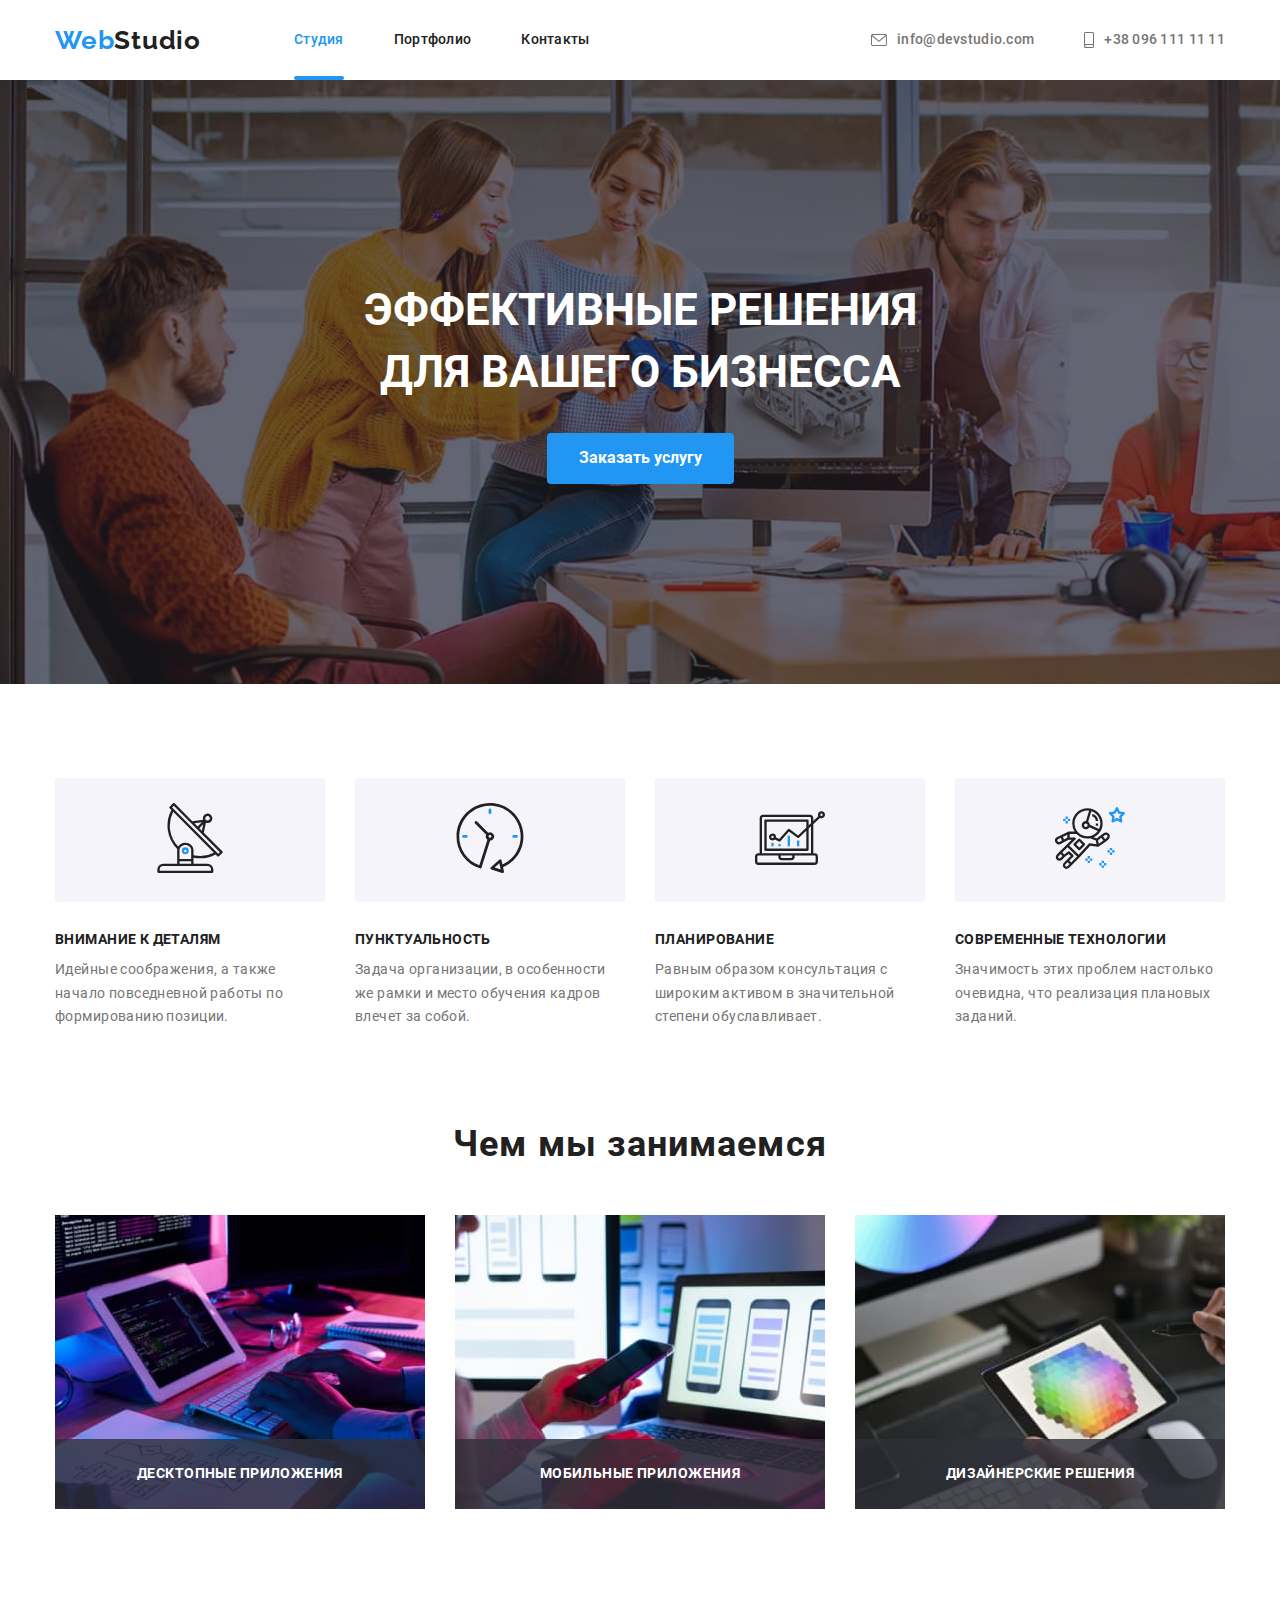
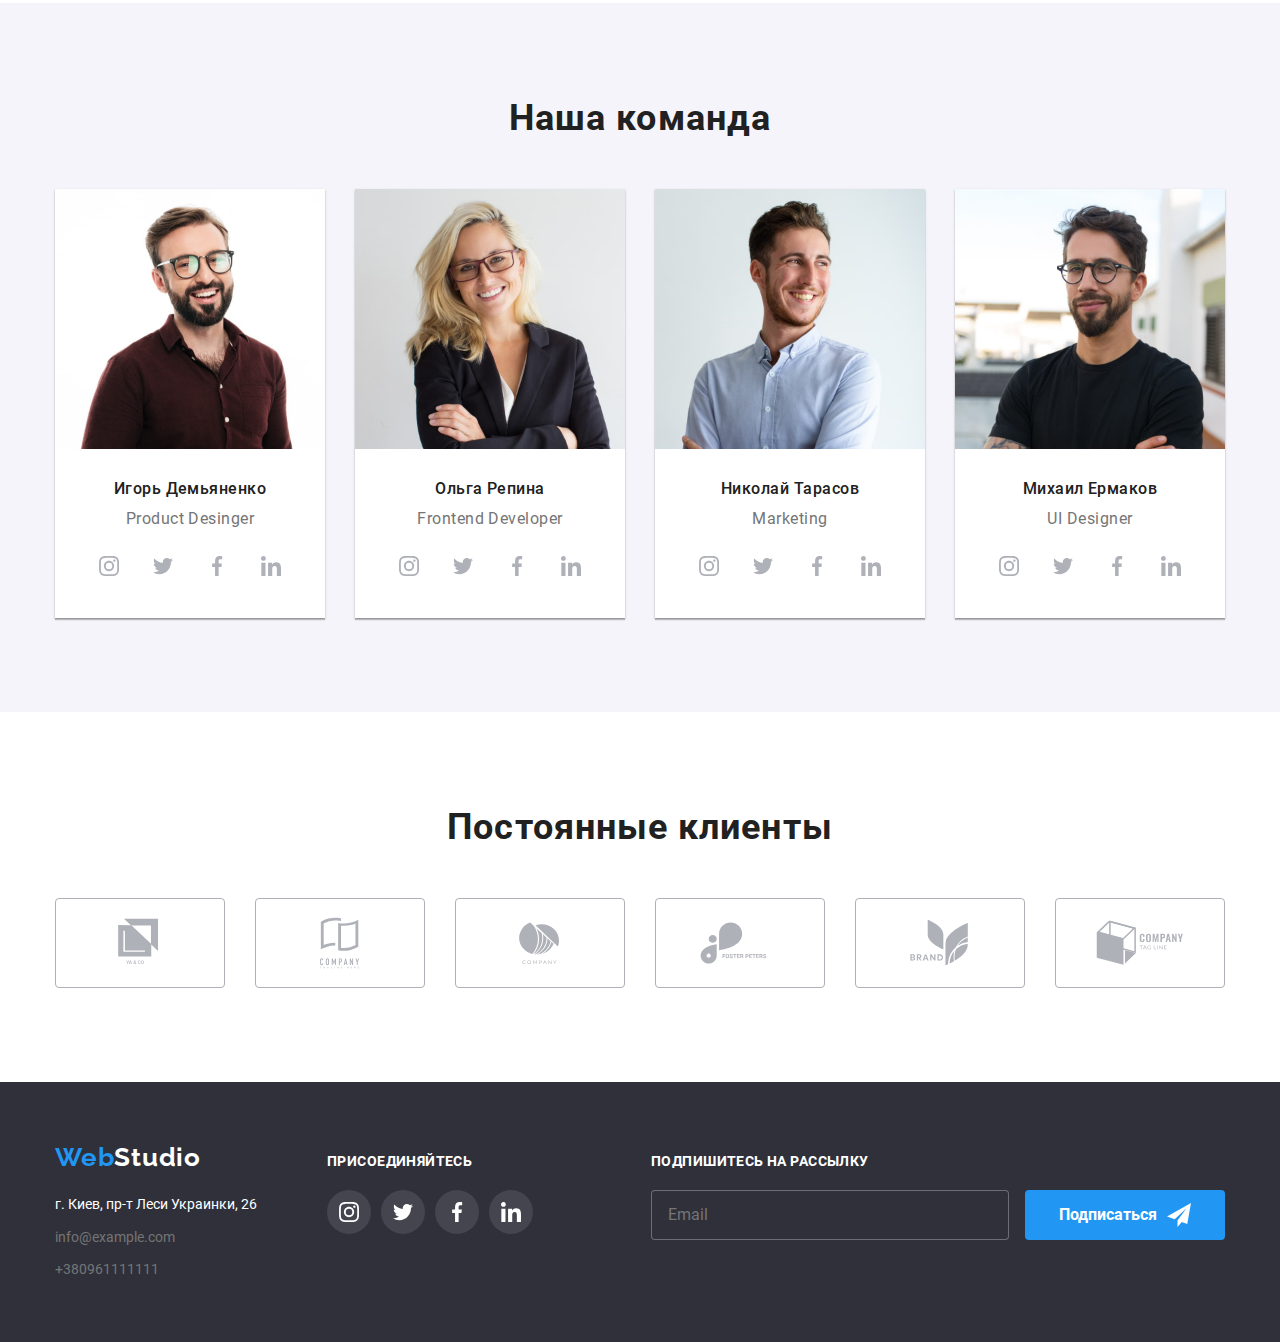
<file: index.html>
<!DOCTYPE html>
<html lang="ru">
    <head>
        <meta charset="UTF-8">
        <meta name="viewport" content="width=device-width, initial-scale=1.0">
        <title>Document</title>
        <link rel="stylesheet" href="https://cdnjs.cloudflare.com/ajax/libs/modern-normalize/1.0.0/modern-normalize.min.css">
        <link rel="stylesheet" href="./css/main.min.css">
    </head>
    <body>
        <!-- Шапка -->
        <header>
            <div class="container header-container">
                <nav class="navigation">    
                    <a href="" class="logo">
                        <span  class="logo-first-part">web</span><span class="logo-second-part">Studio</span>
                    </a>
                    <ul class="nav-list">
                        <li class="current-page nav-item">
                            <a href="./index.html" class="nav-links">
                                студия
                            </a>
                            <div class="local-line"></div>
                        </li>
                        <li class="nav-item">
                            <a href="./portfolio.html" class="nav-links">портфолио</a>
                        </li>
                        <li class="nav-item">
                            <a href="" class="nav-links">контакты</a >
                        </li>
                    </ul>
                </nav>
                <ul class="header-contacts">
                    <li class="header-contacts-item">
                        <a href="mailto:info@devstudio.com">
                            <svg class="envelope">
                                <use href="./images/symbol-defs.svg#icon-envelope"></use>
                            </svg>
                            info@devstudio.com
                        </a>
                    </li>
                    <li class="header-contacts-item">
                        <a href="tel:+380961111111" >
                            <svg class="smartphone">
                                <use href="./images/symbol-defs.svg#icon-smartphone"></use>
                            </svg>
                           +38 096 111 11 11
                        </a>
                    </li>
                </ul>
            </div>
        </header>
        <main>
            <!-- Герой -->
            <section class="hero">
                <div class="container centred">
                    <h1 class="hero-title">эффективные решения<br>для вашего бизнесса</h1>
                    <button class="hero-link" data-modal-open>Заказать услугу</button>
                </div>
            </section>
            <!-- Преймущества -->
            <section class="advantages">
                <ul class="container advantages-list">
                    <li>
                        <div class="advantages-icon-block"> 
                            <svg class="advantages-icon">
                                <use href="./images/symbol-defs.svg#icon-antenna"></use>
                            </svg>
                        </div>
                        <h3>внимание к деталям</h3>
                        <p>идейные соображения, а также начало повседневной работы по формированию позиции.</p>
                    </li>
                    <li>
                        <div class="advantages-icon-block">
                            <svg class="advantages-icon">
                                <use href="./images/symbol-defs.svg#icon-clock"></use>
                            </svg>
                        </div>
                        <h3>пунктуальность</h3>
                        <p>задача организации, в особенности же рамки и место обучения кадров влечет за собой.</p>
                    </li>
                    <li>
                        <div class="advantages-icon-block">
                            <svg class="advantages-icon">
                                <use href="./images/symbol-defs.svg#icon-diagram"></use>
                            </svg>
                        </div>
                        <h3>планирование</h3>
                        <p>равным образом консультация с широким активом в значительной степени обуславливает.</p>
                    </li>
                    <li>
                        <div class="advantages-icon-block">
                            <svg class="advantages-icon">
                                <use href="./images/symbol-defs.svg#icon-astronaut"></use>
                            </svg>
                        </div>
                        <h3>современные технологии</h3>
                        <p>значимость этих проблем настолько очевидна, что реализация плановых заданий.</p>
                    </li>
                </ul>
            </section>
            <!-- Фото работ -->
            <section class="works">
                <div class="container">
                    <h2 class="section-title centred">чем мы занимаемся</h2>
                    <ul class="works-list">
                        <li>
                            <img src="./images/1.jpg" alt="работы" width="370">
                            <div class="works-text">
                                Десктопные приложения
                            </div>
                        </li>
                        <li>
                            <img src="./images/2.jpg" alt="еще работы" width="370">
                            <div class="works-text">
                                Мобильные приложения
                            </div>
                        </li>
                        <li>
                            <img src="./images/3.jpg" alt="и еще работы" width="370">
                            <div class="works-text">
                                Дизайнерские решения
                            </div>
                        </li>
                    </ul>
                </div>
            </section>
            <!-- О команде -->
            <section class="team">
                <div class="container">
                    <h2 class="section-title centred">наша команда</h2>
                    <ul class="team-list">
                        <li>
                            <img src="./images/Igor.jpg" alt="Фото Игоря" width="270">
                            <div class="team-text centred">
                                <h3>Игорь Демьяненко</h3>
                                <p>Product Desinger</p>

                                <ul  class="team-links">
                                    <li>
                                        <a href="">
                                            <svg>
                                                <use href="./images/symbol-defs.svg#icon-instagram"></use>
                                            </svg>
                                        </a>
                                    </li>
                                    <li>
                                        <a href="">
                                            <svg>
                                                <use href="./images/symbol-defs.svg#icon-twitter"></use>
                                            </svg>
                                        </a>
                                    </li>
                                    <li>
                                        <a href="">
                                            <svg>
                                                <use href="./images/symbol-defs.svg#icon-facebook"></use>
                                            </svg>
                                        </a>
                                    </li>
                                    <li>
                                        <a href="">
                                            <svg>
                                                <use href="./images/symbol-defs.svg#icon-linkedin"></use>
                                            </svg>
                                        </a>
                                    </li>
                                </ul>
                            </div>
                        </li>
                        <li>
                            <img src="./images/Olga.jpg" alt="Фото Ольги" width="270">
                            <div class="team-text centred">
                                <h3>Ольга Репина</h3>
                                <p>Frontend Developer</p>
                                <ul class="team-links">
                                    <li>
                                        <a href="">
                                            <svg>
                                                <use href="./images/symbol-defs.svg#icon-instagram"></use>
                                            </svg>
                                        </a>
                                    </li>
                                    <li>
                                        <a href="">
                                            <svg>
                                                <use href="./images/symbol-defs.svg#icon-twitter"></use>
                                            </svg>
                                        </a>
                                    </li>
                                    <li>
                                        <a href="">
                                            <svg>
                                                <use href="./images/symbol-defs.svg#icon-facebook"></use>
                                            </svg>
                                        </a>
                                    </li>
                                    <li>
                                        <a href="">
                                            <svg>
                                                <use href="./images/symbol-defs.svg#icon-linkedin"></use>
                                            </svg>
                                        </a>
                                    </li>
                                </ul>
                            </div>
                        </li>
                        <li>
                            <img src="./images/Nikolai.jpg" alt="Фото Николая" width="270">
                            <div class="team-text centred">
                                <h3>Николай Тарасов</h3>
                                <p>Marketing</p>
                                <ul class="team-links">
                                    <li>
                                        <a href="">
                                            <svg>
                                                <use href="./images/symbol-defs.svg#icon-instagram"></use>
                                            </svg>
                                        </a>
                                    </li>
                                    <li>
                                        <a href="">
                                            <svg>
                                                <use href="./images/symbol-defs.svg#icon-twitter"></use>
                                            </svg>
                                        </a>
                                    </li>
                                    <li>
                                        <a href="">
                                            <svg>
                                                <use href="./images/symbol-defs.svg#icon-facebook"></use>
                                            </svg>
                                        </a>
                                    </li>
                                    <li>
                                        <a href="">
                                            <svg>
                                                <use href="./images/symbol-defs.svg#icon-linkedin"></use>
                                            </svg>
                                        </a>
                                    </li>
                                </ul>
                            </div>
                        </li>
                        <li>
                            <img src="./images/Mihail.jpg" alt="Фото Михаила" width="270">
                            <div class="team-text centred">
                                <h3>Михаил Ермаков</h3>
                                <p>UI Designer</p>
                                <ul class="team-links">
                                    <li>
                                        <a href="">
                                            <svg>
                                                <use href="./images/symbol-defs.svg#icon-instagram"></use>
                                            </svg>
                                        </a>
                                    </li>
                                    <li>
                                        <a href="">
                                            <svg>
                                                <use href="./images/symbol-defs.svg#icon-twitter"></use>
                                            </svg>
                                        </a>
                                    </li>
                                    <li>
                                        <a href="">
                                            <svg>
                                                <use href="./images/symbol-defs.svg#icon-facebook"></use>
                                            </svg>
                                        </a>
                                    </li>
                                    <li>
                                        <a href="">
                                            <svg>
                                                <use href="./images/symbol-defs.svg#icon-linkedin"></use>
                                            </svg>
                                        </a>
                                    </li>
                                </ul>
                            </div>
                        </li>
                    
                    </ul>
            </div>
            </section>

            <!-- Клиенты -->
            <section class="clients">
                <div class="container centred">
                    <h2>Постоянные клиенты</h2>
                    <ul>
                        <li>
                            <a href="">
                                <svg>
                                    <use href="./images/symbol-defs.svg#icon-Logo-1"></use>
                                </svg>
                            </a>
                        </li>
                        <li>
                            <a href="">
                                <svg>
                                    <use href="./images/symbol-defs.svg#icon-Logo-2"></use>
                                </svg>
                            </a>
                        </li>
                        <li>
                            <a href="">
                                <svg>
                                    <use href="./images/symbol-defs.svg#icon-Logo-3"></use>
                                </svg>
                            </a>
                        </li>
                        <li>
                            <a href="">
                                <svg>
                                    <use href="./images/symbol-defs.svg#icon-Logo-4"></use>
                                </svg>
                            </a>
                        </li>
                        <li>
                            <a href="">
                                <svg>
                                    <use href="./images/symbol-defs.svg#icon-Logo-5"></use>
                                </svg>
                            </a>
                        </li>
                        <li>
                            <a href="">
                                <svg>
                                    <use href="./images/symbol-defs.svg#icon-Logo-6"></use>
                                </svg>
                            </a>
                        </li>

                    </ul>
                </div>
            </section>
        </main>
        <!-- Подвал -->
        <footer>
            <div class="container footer-block">
                <div class="footer-first-block">
                    <a href="" class="logo">
                        <span class="logo-first-part">web</span><span class="logo-footer-second-part">Studio</span>
                    </a>
                    <address>
                        <ul>
                            <li>
                                <a href="" class="address-place contacts">г. Киев, пр-т Леси Украинки, 26</a>
                            </li>
                            <li>
                                <a href="mailto:info@example.com" class="contacts">info@example.com</a><br>
                            </li>
                            <li>
                                <a href="tel:+380961111111" class="contacts">+380961111111</a>
                            </li>
                        </ul>
                    </address>
                </div>
                <div class="footer-second-block">
                    <p>ПРИСОЕДИНЯЙТЕСЬ</p>
                    <ul class="team-links footer-team-links">
                        <li>
                            <a href="">
                                <svg>
                                    <use href="./images/symbol-defs.svg#icon-instagram"></use>
                                </svg>
                            </a>
                        </li>
                        <li>
                            <a href="">
                                <svg>
                                    <use href="./images/symbol-defs.svg#icon-twitter"></use>
                                </svg>
                            </a>
                        </li>
                        <li>
                            <a href="">
                                <svg>
                                    <use href="./images/symbol-defs.svg#icon-facebook"></use>
                                </svg>
                            </a>
                        </li>
                        <li>
                            <a href="">
                                <svg>
                                    <use href="./images/symbol-defs.svg#icon-linkedin"></use>
                                </svg>
                            </a>
                        </li>
                    </ul>
                </div>
                <div class="subscribe">
                    <p class="subscribe-title">подпишитесь на рассылку</p>
                    <form action="">
                        <input type="email" class="subscribe-input" placeholder="Email" name="footer-mail">
                        <button type="submit" class="subscribe-button">
                            подписаться
                        </button>
                    </form>
                </div>
            </div>
        </footer>
        
        <div data-modal class="modal is-hidden">
            <div class="modal-window">
                <button data-modal-close class="modal-close"> 
                    <svg width="11" height="11" viewBox="0 0 11 11" fill="none" xmlns="http://www.w3.org/2000/svg">
                        <path d="M11 1.10786L9.89214 0L5.5 4.39214L1.10786 0L0 1.10786L4.39214 5.5L0 9.89214L1.10786 11L5.5 6.60786L9.89214 11L11 9.89214L6.60786 5.5L11 1.10786Z"/>
                    </svg>    
                </button>
                <p class="modal-title">Оставьте свои данные, мы вам перезвоним</p>
                <form action="">
                    <div class="input-block">
                        <label for="name" class="input-label">Имя</label>
                        <input type="text" id="name" class="input-row" name="name">
                        <svg class="modal-icon" width="12" height="12" viewBox="0 0 12 12" fill="none" xmlns="http://www.w3.org/2000/svg">
                            <path d="M6 6C7.6575 6 9 4.6575 9 3C9 1.3425 7.6575 0 6 0C4.3425 0 3 1.3425 3 3C3 4.6575 4.3425 6 6 6ZM6 7.5C3.9975 7.5 0 8.505 0 10.5V11.25C0 11.6625 0.3375 12 0.75 12H11.25C11.6625 12 12 11.6625 12 11.25V10.5C12 8.505 8.0025 7.5 6 7.5Z" />
                        </svg>
                    </div>
                    <div class="input-block">
                        <label for="tel" class="input-label">Телефон</label>
                        <input type="tel" id="tel" class="input-row" name="tel">
                        <svg class="modal-icon" width="14" height="14" viewBox="0 0 14 14" fill="none" xmlns="http://www.w3.org/2000/svg">
                            <path d="M11.996 9.12261L10.1579 8.91275C9.71641 8.86209 9.2822 9.01406 8.97102 9.32524L7.63945 10.6568C5.59144 9.61472 3.91251 7.94301 2.87041 5.88775L4.20922 4.54894C4.5204 4.23775 4.67237 3.80355 4.62171 3.3621L4.41185 1.53842C4.325 0.807499 3.70988 0.2575 2.97173 0.2575H1.71976C0.902004 0.2575 0.221746 0.937761 0.272403 1.75552C0.655953 7.93577 5.59868 12.8713 11.7717 13.2548C12.5894 13.3055 13.2697 12.6252 13.2697 11.8075V10.5555C13.2769 9.82459 12.7269 9.20946 11.996 9.12261Z" />
                        </svg>
                    </div>
                    <div class="input-block">
                        <label for="mail" class="input-label">Почта</label>
                        <input type="email" id="mail" class="input-row" name="mail">
                        <svg class="modal-icon" width="16" height="12" viewBox="0 0 16 12" fill="none" xmlns="http://www.w3.org/2000/svg">
                            <path d="M14 0H2C1.175 0 0.5075 0.675 0.5075 1.5L0.5 10.5C0.5 11.325 1.175 12 2 12H14C14.825 12 15.5 11.325 15.5 10.5V1.5C15.5 0.675 14.825 0 14 0ZM13.7 3.1875L8.3975 6.5025C8.1575 6.6525 7.8425 6.6525 7.6025 6.5025L2.3 3.1875C2.1125 3.0675 2 2.865 2 2.6475C2 2.145 2.5475 1.845 2.975 2.1075L8 5.25L13.025 2.1075C13.4525 1.845 14 2.145 14 2.6475C14 2.865 13.8875 3.0675 13.7 3.1875Z" />
                        </svg>
                    </div>
                    <div class="input-block">
                        <label for="comment" class="input-label">Комментарий</label>
                        <textarea name="comment" id="comment" cols="30" rows="10" class="input-comment" placeholder="Введите текст"></textarea>
                    </div>
                    <div class="agree">
                        <input type="checkbox" name="check-agree" id="agree" class="checkbox">
                        <label for="agree" class="checkbox-label"><span>Соглашаюсь с рассылкой и принимаю <a href="">Условия договора</a></span></label>
                    </div>
                    <button type="submit" class="modal-submit">Отправить</button>
                </form>

            </div>
           

        </div>

        <script src="./modal.js"></script>
    </body>
</html>
</file>
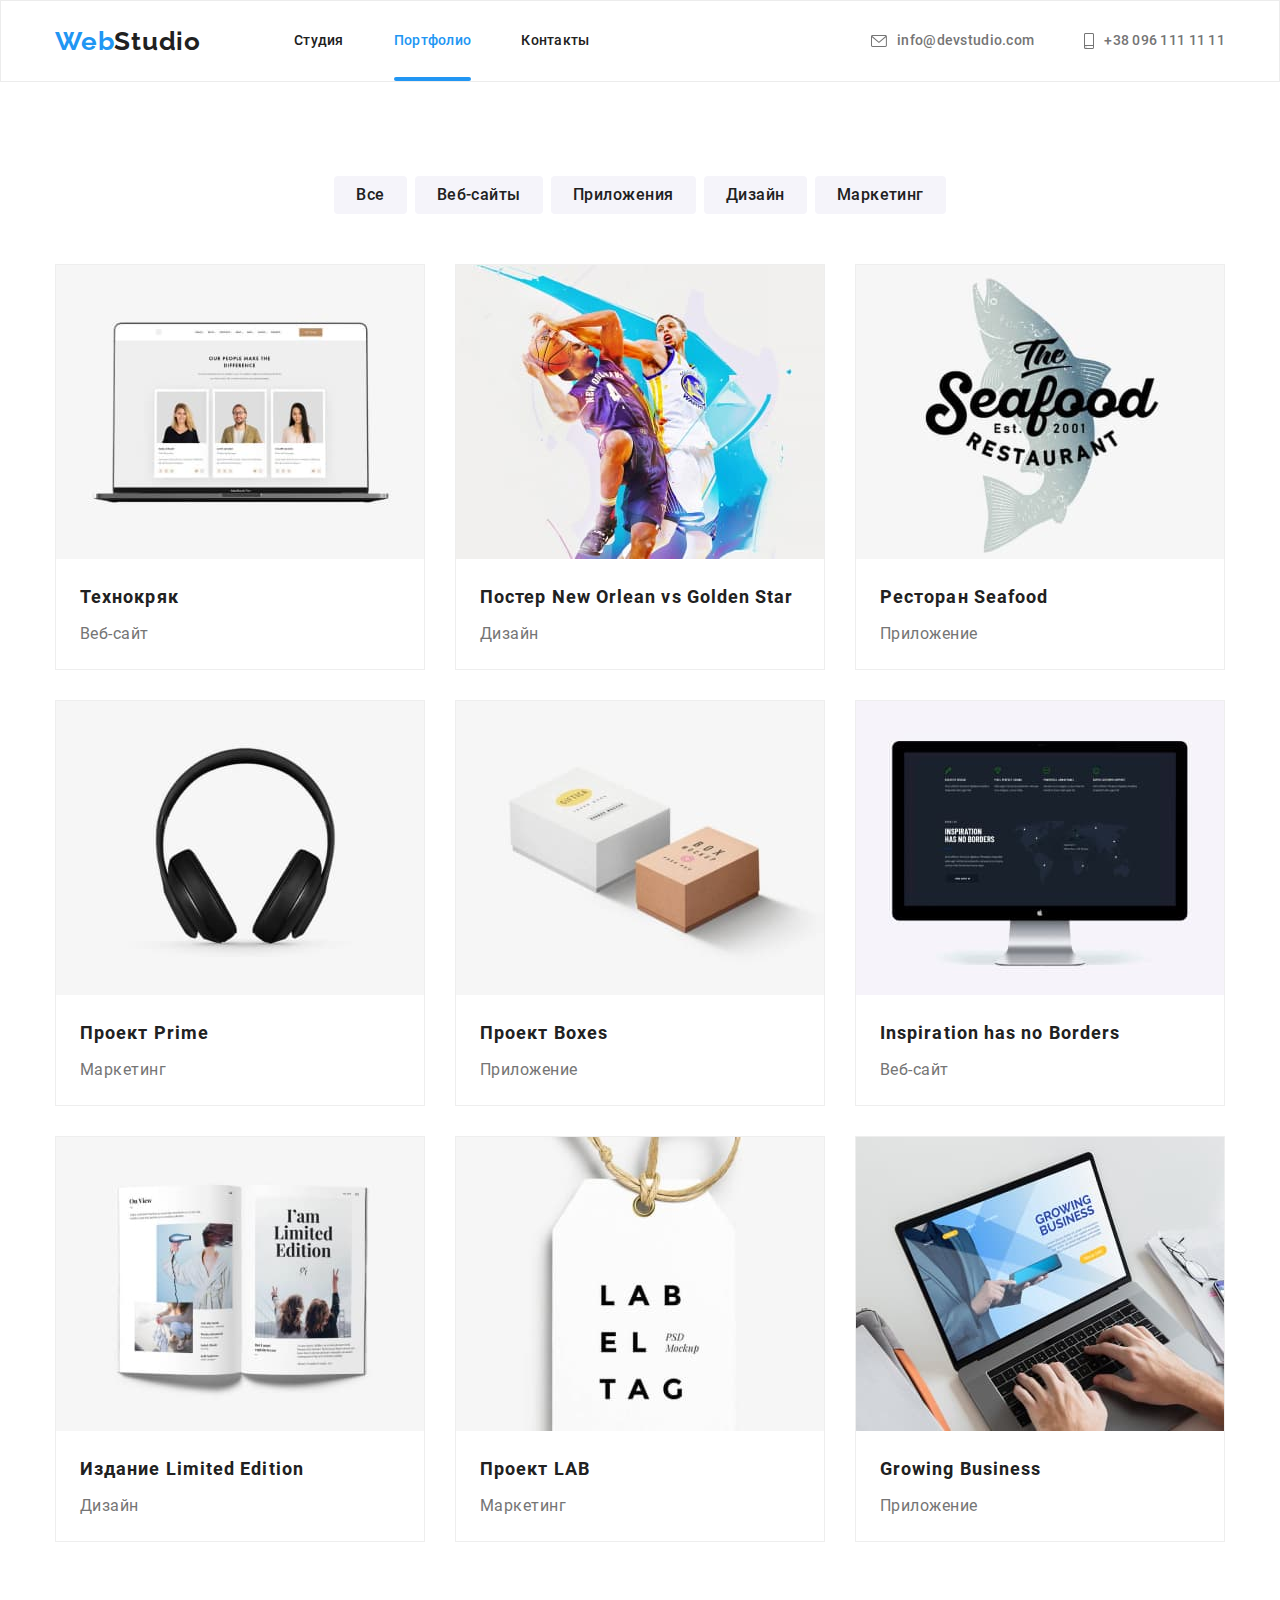
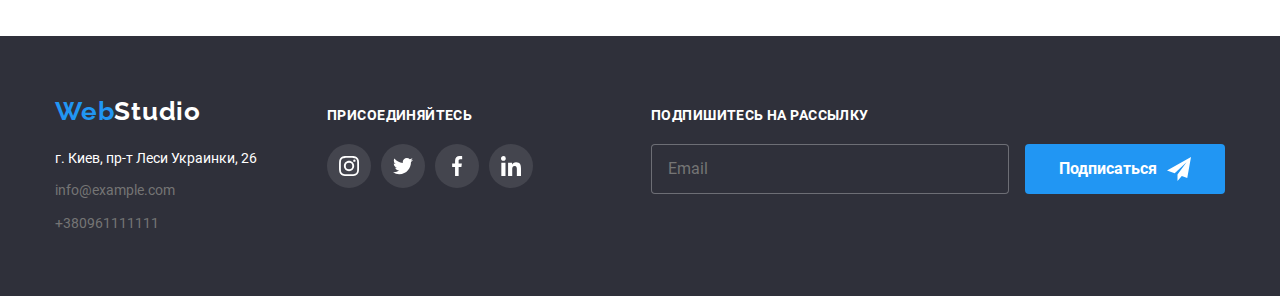
<file: portfolio.html>
<!DOCTYPE html>
<html lang="ru">

    <head>
        <meta charset="UTF-8">
        <meta name="viewport" content="width=device-width, initial-scale=1.0">
        <title>Document</title>
        <link rel="stylesheet" href="https://cdnjs.cloudflare.com/ajax/libs/modern-normalize/1.0.0/modern-normalize.min.css">
        <link rel="stylesheet" href="./css/portfolio.min.css">
    </head>

    <body>
        <!-- Шапка -->
        <header class="portfolio-header">
            <div class="container header-container">
                <nav class="navigation">
                    <a href="" class="logo">
                        <span class="logo-first-part">web</span><span class="logo-second-part">Studio</span>
                    </a>
                    <ul  class="nav-list">
                        <li class="nav-item">
                            <a href="./index.html" class="nav-links">студия</a>
                        </li>
                        <li class="nav-item current-page">
                            <a href="./portfolio.html" class="nav-links">портфолио</a>
                            <div class="local-line"></div>
                        </li>
                        <li class="nav-item">
                            <a href="" class="nav-links">контакты</a>
                        </li>
                    </ul>
                </nav>
                <ul class="header-contacts">
                    <li class="header-contacts-item">
                        <a href="mailto:info@devstudio.com">
                            <svg class="envelope">
                                <use href="./images/symbol-defs.svg#icon-envelope"></use>
                            </svg>
                            <p>info@devstudio.com</p>
                        </a>
                    </li>
                    <li class="header-contacts-item">
                        <a href="tel:+380961111111">
                            <svg class="smartphone">
                                <use href="./images/symbol-defs.svg#icon-smartphone"></use>
                            </svg>
                            <p>+38 096 111 11 11</p>
                        </a>
                    </li>
                </ul>
            </div>
        </header>
        <main>
            <section class="portfolio-main">
                <div class="container">
                    <ul class="buttons">
                        <li><button>все</button></li>
                        <li><button>веб-сайты</button></li>
                        <li><button>приложения</button></li>
                        <li><button>дизайн</button></li>
                        <li><button>маркетинг</button></li>
                    </ul>
                    <ul class="cards">
                        <li>
                            <a href="">
                                <div class="cards-img">
                                    <img src="./images/technokryack.jpg" alt="">
                                    <div class="cards-img-text">
                                        Технокряк это современная площадка распространения коронавируса. Компании используют эту платформу для цифрового шпионажа и атак на защищённые сервера конкурентов.
                                    </div>
                                </div>    
                                <div class="cards-text">
                                    <h2>Технокряк</h2>
                                    <p>Веб-сайт</p>
                                </div>
                            </a>
                        </li>
                        <li>
                            <a href="">
                                <div class="cards-img">
                                    <img src="./images/poster-new-orlean.jpg" alt="">
                                    <div class="cards-img-text">
                                        Технокряк это современная площадка распространения коронавируса. Компании используют эту платформу для цифрового шпионажа и атак на защищённые сервера конкурентов.
                                    </div>
                                </div>
                                <div class="cards-text">
                                    <h2>Постер New Orlean vs Golden Star</h2>
                                    <p>Дизайн</p>
                                </div>
                            </a>
                        </li>
                        <li>
                            <a href="">
                                <div class="cards-img">
                                    <img src="./images/restoraunt-seafood.jpg" alt="">
                                    <div class="cards-img-text">
                                        Технокряк это современная площадка распространения коронавируса. Компании используют эту платформу для цифрового шпионажа и атак на защищённые сервера конкурентов.
                                    </div>
                                </div>
                                <div class="cards-text">
                                    <h2>Ресторан Seafood</h2>
                                    <p>Приложение</p>
                                </div>
                            </a>
                        </li>
                        <li>
                            <a href="">
                                <div class="cards-img">
                                    <img src="./images/project-prime.jpg" alt="">
                                    <div class="cards-img-text">
                                        Технокряк это современная площадка распространения коронавируса. Компании используют эту платформу для цифрового шпионажа и атак на защищённые сервера конкурентов.
                                    </div>
                                </div>
                                <div class="cards-text">
                                    <h2>Проект Prime</h2>
                                    <p>Маркетинг</p>
                                </div>
                            </a>
                        </li>
                        <li>
                            <a href="">
                                <div class="cards-img">
                                    <img src="./images/project-boxes.jpg" alt="">
                                    <div class="cards-img-text">
                                        Технокряк это современная площадка распространения коронавируса. Компании используют эту платформу для цифрового шпионажа и атак на защищённые сервера конкурентов.
                                    </div>
                                </div>
                                <div class="cards-text">
                                    <h2>Проект Boxes</h2>
                                    <p>Приложение</p>
                                </div>
                            </a>
                        </li>
                        <li>
                            <a href="">
                                <div class="cards-img">
                                    <img src="./images/inspirations.jpg" alt="">
                                    <div class="cards-img-text">
                                        Технокряк это современная площадка распространения коронавируса. Компании используют эту платформу для цифрового шпионажа и атак на защищённые сервера конкурентов.
                                    </div>
                                </div>
                                <div class="cards-text">
                                    <h2>Inspiration has no Borders</h2>
                                    <p>Веб-сайт</p>
                                </div>
                            </a>
                        </li>
                        <li>
                            <a href="">
                                <div class="cards-img">
                                    <img src="./images/limited-edition.jpg" alt="">
                                    <div class="cards-img-text">
                                        Технокряк это современная площадка распространения коронавируса. Компании используют эту платформу для цифрового шпионажа и атак на защищённые сервера конкурентов.
                                    </div>
                                </div>
                                <div class="cards-text">
                                    <h2>Издание Limited Edition</h2>
                                    <p>Дизайн</p>
                                </div>
                            </a>
                        </li>
                        <li>
                            <a href="">
                                <div class="cards-img">
                                    <img src="./images/project-lab.jpg" alt="">
                                    <div class="cards-img-text">
                                        Технокряк это современная площадка распространения коронавируса. Компании используют эту платформу для цифрового шпионажа и атак на защищённые сервера конкурентов.
                                    </div>
                                </div>
                                <div class="cards-text">
                                    <h2>Проект LAB</h2>
                                    <p>Маркетинг</p>
                                </div>
                            </a>
                        </li>
                        <li>
                            <a href="">
                                <div class="cards-img">
                                    <img src="./images/growing-buisness.jpg" alt="">
                                    <div class="cards-img-text">
                                        Технокряк это современная площадка распространения коронавируса. Компании используют эту платформу для цифрового шпионажа и атак на защищённые сервера конкурентов.
                                    </div>
                                </div>
                                <div class="cards-text">
                                    <h2>Growing Business</h2>
                                    <p>Приложение</p>
                                </div>
                            </a>
                        </li>
                    </ul>
                </div>
            </section>
        </main>
        <!-- Подвал -->
        <footer>
            <div class="container footer-block">
                <div class="footer-first-block">
                    <a href="" class="logo">
                        <span class="logo-first-part">web</span><span class="logo-footer-second-part">Studio</span>
                    </a>
                    <address>
                        <ul>
                            <li>
                                <a href="" class="address-place contacts">г. Киев, пр-т Леси Украинки, 26</a>
                            </li>
                            <li>
                                <a href="mailto:info@example.com" class="contacts">info@example.com</a><br>
                            </li>
                            <li>
                                <a href="tel:+380961111111" class="contacts">+380961111111</a>
                            </li>
                        </ul>
                    </address>
                </div>
                <div class="footer-second-block">
                    <p>ПРИСОЕДИНЯЙТЕСЬ</p>
                    <ul class="footer-team-links team-links">
                        <li>
                            <a href="">
                                <svg>
                                    <use href="./images/symbol-defs.svg#icon-instagram"></use>
                                </svg>
                            </a>
                        </li>
                        <li>
                            <a href="">
                                <svg>
                                    <use href="./images/symbol-defs.svg#icon-twitter"></use>
                                </svg>
                            </a>
                        </li>
                        <li>
                            <a href="">
                                <svg>
                                    <use href="./images/symbol-defs.svg#icon-facebook"></use>
                                </svg>
                            </a>
                        </li>
                        <li>
                            <a href="">
                                <svg>
                                    <use href="./images/symbol-defs.svg#icon-linkedin"></use>
                                </svg>
                            </a>
                        </li>
                    </ul>
                </div>
                <div class="subscribe">
                    <p class="subscribe-title">подпишитесь на рассылку</p>
                    <form action="">
                        <input type="email" class="subscribe-input" placeholder="Email" name="footer-mail">
                        <button type="submit" class="subscribe-button">
                            подписаться
                        </button>
                    </form>
                </div>
            </div>
        </footer>
        
        
        
     </body>
        
</html>
</file>
<file: css/main.min.css>
*{text-decoration:none;color:inherit}img{display:block}ul,h1,h2,h3,h4,h5,p{margin:0;padding:0}ul{list-style-type:none}@font-face{font-family:Roboto;src:url(../fonts/Roboto-Regular.ttf);font-style:normal;font-weight:400}@font-face{font-family:Roboto;src:url(../fonts/Roboto-Bold.ttf);font-style:bold;font-weight:700}@font-face{font-family:Roboto;src:url(../fonts/Roboto-Medium.ttf);font-style:normal;font-weight:500}@font-face{font-family:Raleway;src:url(../fonts/Raleway-VariableFont_wght.ttf);font-style:normal;font-weight:700}.centred{text-align:center}.current-page{position:relative;color:#2196f3}.section-title{font-size:36px;font-weight:700;line-height:1.17;letter-spacing:0.03em}.section-title::first-letter{text-transform:capitalize}.contacts{font-style:normal;color:#757575;font-weight:400;font-size:14px;line-height:1.71}.is-hidden{opacity:0;pointer-events:none}body{color:#212121;font-family:"Roboto",sans-serif,sans-serif;background-color:#fff}.container{width:1200px;padding:0 15px;margin-left:auto;margin-right:auto}header{font-weight:500;font-size:14px;line-height:1.14;letter-spacing:0.02em}.header-contacts{display:-webkit-box;display:-ms-flexbox;display:flex;margin-left:auto;padding:0;color:#757575}.header-contacts-item:not(:last-child){margin-right:50px}.header-container{display:-webkit-box;display:-ms-flexbox;display:flex;-webkit-box-align:center;-ms-flex-align:center;align-items:center}.navigation{display:-webkit-box;display:-ms-flexbox;display:flex;-webkit-box-align:center;-ms-flex-align:center;align-items:center}.nav-links{display:block;padding-top:32px;padding-bottom:32px}.nav-item:not(:last-child){margin-right:50px}.nav-list{display:-webkit-box;display:-ms-flexbox;display:flex;margin:0;text-transform:capitalize}.nav-list a:hover,.nav-list a:focus,.header-contacts a:hover,.header-contacts a:focus{color:#2196f3;fill:#2196f3}.nav-list a,.header-contacts a{-webkit-transition:fill 250ms cubic-bezier(0.4, 0, 0.2, 1),color 250ms cubic-bezier(0.4, 0, 0.2, 1);transition:fill 250ms cubic-bezier(0.4, 0, 0.2, 1),color 250ms cubic-bezier(0.4, 0, 0.2, 1)}.local-line{position:absolute;bottom:0;width:100%;height:4px;border-radius:2px;background-color:#2196f3}.header-contacts a{display:-webkit-box;display:-ms-flexbox;display:flex;-webkit-box-align:center;-ms-flex-align:center;align-items:center}.portfolio-header{border:1px solid #ececec}.envelope{width:16px;height:12px;margin-right:10px;fill:currentColor}.smartphone{width:10px;height:16px;margin-right:10px;fill:currentColor}.logo{margin-right:93px}.logo-first-part,.logo-second-part,.logo-footer-second-part{font-family:"Raleway",sans-serif,sans-serif;font-size:26px;line-height:1.19;font-weight:700;text-transform:capitalize;letter-spacing:0.03em}.logo-footer-second-part{color:#fff}.logo-first-part{color:#2196f3}footer .logo{display:inline-block;margin-bottom:20px;margin-right:0}.hero{margin:0 auto;max-width:1600px;padding:200px 0;background-color:#f5f4fa;background-image:-webkit-gradient(linear, left bottom, left top, from(rgba(47,48,58,0.4)), to(rgba(47,48,58,0.4))),url(../images/background-hero.jpg);background-image:linear-gradient(to top, rgba(47,48,58,0.4), rgba(47,48,58,0.4)),url(../images/background-hero.jpg);background-repeat:no-repeat;background-size:cover}.hero-link{border:none;display:inline-block;padding:10px 32px;border-radius:4px;color:#fff;background-color:#2196f3;font-size:16px;font-weight:700;line-height:1.9}.hero-title{margin:0;margin-bottom:30px;font-weight:900;font-size:44px;line-height:1.4;color:#fff;text-transform:uppercase}.advantages h3{font-weight:700;font-size:14px;line-height:1.14;text-transform:uppercase;letter-spacing:0.03em}.advantages p{color:#757575;font-size:14px;font-weight:400;line-height:1.7;letter-spacing:0.03em}.advantages p::first-letter{text-transform:capitalize}.advantages-list{display:-webkit-box;display:-ms-flexbox;display:flex}.advantages-list li{width:270px}.advantages-list li:not(:last-child){margin-right:30px}.advantages{padding:94px 0}.advantages-list h3{margin-bottom:10px}.advantages-icon{width:70px;height:70px}.advantages-icon-block{padding:25px 100px;background-color:#f5f4fa;margin-bottom:30px;border-radius:4px}.works h2{margin-bottom:50px}.works-list{display:-webkit-box;display:-ms-flexbox;display:flex}.works-list li:not(:last-child){margin-right:30px}.works{padding-bottom:94px}.works-list li{position:relative}.works-text{position:absolute;bottom:0;width:100%;padding:27px 20px;text-align:center;text-transform:uppercase;font-weight:700;font-size:14px;line-height:1.14;letter-spacing:0.03em;color:#fff;background:rgba(47,48,58,0.8)}.team{padding:94px 0;background-color:#f5f4fa}.team h3{font-size:16px;font-weight:500;line-height:1.19;letter-spacing:0.03em}.team p{font-size:16px;font-weight:400;line-height:1.19;letter-spacing:0.03em;color:#757575}.team-list{display:-webkit-box;display:-ms-flexbox;display:flex}.team h2{margin-bottom:50px}.team-list>li:not(:last-child){margin-right:30px}.team-list>li{width:270px;-webkit-box-shadow:0px 1px 3px rgba(0,0,0,0.12),0px 1px 1px rgba(0,0,0,0.14),0px 2px 1px rgba(0,0,0,0.2);box-shadow:0px 1px 3px rgba(0,0,0,0.12),0px 1px 1px rgba(0,0,0,0.14),0px 2px 1px rgba(0,0,0,0.2)}.team-text{padding:30px 32px;background-color:#fff}.team-text p{margin-bottom:16px}.team h3{margin-bottom:10px}.team-links,.footer-team-links{margin:0;padding:0;display:-webkit-box;display:-ms-flexbox;display:flex;color:#afb1b8}.team-links svg,.footer-team-links svg{width:20px;height:20px}.team-links li,.footer-team-links li{width:44px;height:44px}.team-links a,.footer-team-links a{display:-webkit-box;display:-ms-flexbox;display:flex;-webkit-box-pack:center;-ms-flex-pack:center;justify-content:center;-webkit-box-align:center;-ms-flex-align:center;align-items:center;width:100%;height:100%;border-radius:50%;fill:currentColor;-webkit-transition:fill 250ms cubic-bezier(0.4, 0, 0.2, 1),background-color 250ms cubic-bezier(0.4, 0, 0.2, 1);transition:fill 250ms cubic-bezier(0.4, 0, 0.2, 1),background-color 250ms cubic-bezier(0.4, 0, 0.2, 1)}.team-links li:not(:last-child),.footer-team-links li:not(:last-child){margin-right:10px}.team-links a:hover,.team-links a:focus{background-color:#2196f3;fill:#fff}.footer-team-links a{background-color:rgba(255,255,255,0.1);fill:#fff}.clients h2{font-size:36px;font-weight:700;line-height:1.17;letter-spacing:0.03em;margin-bottom:50px}.clients{padding:94px 0}.clients ul{display:-webkit-box;display:-ms-flexbox;display:flex}.clients a{color:#afb1b8;display:-webkit-box;display:-ms-flexbox;display:flex;-webkit-box-align:center;-ms-flex-align:center;align-items:center;-webkit-box-pack:center;-ms-flex-pack:center;justify-content:center;padding:16px 32px;border:1px solid #afb1b8;-webkit-box-sizing:border-box;box-sizing:border-box;border-radius:4px;width:100%;height:100%;fill:currentColor;-webkit-transition:fill 250ms cubic-bezier(0.4, 0, 0.2, 1),border 250ms cubic-bezier(0.4, 0, 0.2, 1);transition:fill 250ms cubic-bezier(0.4, 0, 0.2, 1),border 250ms cubic-bezier(0.4, 0, 0.2, 1)}.clients a:hover,.clients a:focus{fill:#2196f3;border:1px solid #2196f3}.clients li{width:170px;height:90px}.clients li:not(:last-child){margin-right:30px;padding:0}.clients svg{width:100%}footer{padding:60px 0;background-color:#2f303a}.footer-first-block li:not(:last-child){margin-bottom:9px}.footer-block{display:-webkit-box;display:-ms-flexbox;display:flex;-webkit-box-align:baseline;-ms-flex-align:baseline;align-items:baseline}.footer-first-block{margin-right:70px}.footer-second-block p{color:#fff;font-size:14px;font-weight:700;line-height:1.14;letter-spacing:0.03em;margin-bottom:20px}.address-place{color:#fff}.subscribe{margin-left:auto}.subscribe-input{margin-right:12px;width:358px;height:50px;padding:15px 16px;background-color:#2f303a;border:1px solid rgba(255,255,255,0.3);border-radius:4px;color:#fff}.subscribe-title{margin-bottom:20px;font-size:14px;line-height:1.14;letter-spacing:0.03em;font-weight:700;text-transform:uppercase;color:#fff}.subscribe-button{display:-webkit-inline-box;display:-ms-inline-flexbox;display:inline-flex;-webkit-box-pack:center;-ms-flex-pack:center;justify-content:center;-webkit-box-align:center;-ms-flex-align:center;align-items:center;width:200px;height:50px;padding:10px;font-size:16px;text-transform:capitalize;font-weight:700;background-color:#2196f3;color:#fff;border:none;border-radius:4px}.subscribe-button::after{content:"";width:24px;height:24px;margin-left:10px;background-image:url(../images/icon-send.svg)}.modal{position:fixed;top:0;left:0;width:100%;height:100%;background-color:rgba(0,0,0,0.2);-webkit-transition:opacity 250ms cubic-bezier(0.4, 0, 0.2, 1);transition:opacity 250ms cubic-bezier(0.4, 0, 0.2, 1)}.modal-window{position:absolute;top:50%;left:50%;-webkit-transform:translate(-50%, -50%) scale(1);transform:translate(-50%, -50%) scale(1);width:528px;height:581px;padding:40px;border-radius:4px;background-color:#fff;-webkit-box-shadow:0px 1px 3px rgba(0,0,0,0.12),0px 1px 1px rgba(0,0,0,0.14),0px 2px 1px rgba(0,0,0,0.2);box-shadow:0px 1px 3px rgba(0,0,0,0.12),0px 1px 1px rgba(0,0,0,0.14),0px 2px 1px rgba(0,0,0,0.2);-webkit-transition:-webkit-transform 250ms cubic-bezier(0.4, 0, 0.2, 1);transition:-webkit-transform 250ms cubic-bezier(0.4, 0, 0.2, 1);transition:transform 250ms cubic-bezier(0.4, 0, 0.2, 1);transition:transform 250ms cubic-bezier(0.4, 0, 0.2, 1), -webkit-transform 250ms cubic-bezier(0.4, 0, 0.2, 1)}.is-hidden .modal-window{-webkit-transform:translate(-50%, -50%) scale(0.9);transform:translate(-50%, -50%) scale(0.9)}.modal-close{position:absolute;top:8px;right:8px;display:-webkit-box;display:-ms-flexbox;display:flex;-webkit-box-align:center;-ms-flex-align:center;align-items:center;-webkit-box-pack:center;-ms-flex-pack:center;justify-content:center;width:30px;height:30px;border:1px solid rgba(0,0,0,0.1);border-radius:50%;background-color:#fff}.modal-close:hover svg,.modal-close:focus svg{fill:#2196f3}.modal-close svg{width:11px;height:11px;fill:#212121}.modal-title{margin-bottom:12px;font-size:20px;font-weight:700;letter-spacing:0.03em;text-align:center}.modal-submit{display:block;margin-right:auto;margin-left:auto;width:200px;height:50px;font-size:16px;line-height:1.9;font-weight:700;background-color:#2196f3;color:#fff;border:none;border-radius:4px}.modal-icon{position:absolute;left:15px;bottom:14px;fill:black}.input-row{display:block;width:100%;height:40px;margin-bottom:10px;padding-left:42px;font-size:12px;line-height:1.17;border:1px solid rgba(33,33,33,0.2);border-radius:4px}.input-label{display:block;margin-bottom:4px;font-size:12px;color:#757575}.input-comment{resize:none;width:100%;height:120px;padding:12px 16px;margin-bottom:20px;font-size:12px;line-height:1.17;border:1px solid rgba(33,33,33,0.2);border-radius:4px}.agree{display:-webkit-box;display:-ms-flexbox;display:flex;-webkit-box-align:center;-ms-flex-align:center;align-items:center;margin-bottom:30px;-webkit-box-pack:center;-ms-flex-pack:center;justify-content:center;font-size:14px}.agree a{color:#2196f3;text-decoration:underline}.input-block{position:relative}.input-row:focus,.input-comment:focus{outline:none;border:1px solid #2196f3}.input-row:focus ~ .modal-icon{fill:#2196f3}.checkbox{margin-right:7px;position:absolute !important;clip:rect(1px 1px 1px 1px);clip:rect(1px, 1px, 1px, 1px);padding:0 !important;border:0 !important;height:1px !important;width:1px !important;overflow:hidden}.checkbox-label{display:-webkit-box;display:-ms-flexbox;display:flex;-webkit-box-align:center;-ms-flex-align:center;align-items:center}.checkbox-label::before{content:"";display:inline-block;margin-right:7px;width:16px;height:15px;border:2px solid  #212121;border-radius:2px}.checkbox:checked+.checkbox-label::before{background-color:#2196f3;border:none;background-image:url(../images/icon-check.svg);background-size:contain}
/*# sourceMappingURL=main.min.css.map */
</file>
<file: css/portfolio.min.css>
*{text-decoration:none;color:inherit}img{display:block}ul,h1,h2,h3,h4,h5,p{margin:0;padding:0}ul{list-style-type:none}@font-face{font-family:Roboto;src:url(../fonts/Roboto-Regular.ttf);font-style:normal;font-weight:400}@font-face{font-family:Roboto;src:url(../fonts/Roboto-Bold.ttf);font-style:bold;font-weight:700}@font-face{font-family:Roboto;src:url(../fonts/Roboto-Medium.ttf);font-style:normal;font-weight:500}@font-face{font-family:Raleway;src:url(../fonts/Raleway-VariableFont_wght.ttf);font-style:normal;font-weight:700}.centred{text-align:center}.current-page{position:relative;color:#2196f3}.section-title{font-size:36px;font-weight:700;line-height:1.17;letter-spacing:0.03em}.section-title::first-letter{text-transform:capitalize}.contacts{font-style:normal;color:#757575;font-weight:400;font-size:14px;line-height:1.71}.is-hidden{opacity:0;pointer-events:none}body{color:#212121;font-family:"Roboto",sans-serif,sans-serif;background-color:#fff}.container{width:1200px;padding:0 15px;margin-left:auto;margin-right:auto}header{font-weight:500;font-size:14px;line-height:1.14;letter-spacing:0.02em}.header-contacts{display:-webkit-box;display:-ms-flexbox;display:flex;margin-left:auto;padding:0;color:#757575}.header-contacts-item:not(:last-child){margin-right:50px}.header-container{display:-webkit-box;display:-ms-flexbox;display:flex;-webkit-box-align:center;-ms-flex-align:center;align-items:center}.navigation{display:-webkit-box;display:-ms-flexbox;display:flex;-webkit-box-align:center;-ms-flex-align:center;align-items:center}.nav-links{display:block;padding-top:32px;padding-bottom:32px}.nav-item:not(:last-child){margin-right:50px}.nav-list{display:-webkit-box;display:-ms-flexbox;display:flex;margin:0;text-transform:capitalize}.nav-list a:hover,.nav-list a:focus,.header-contacts a:hover,.header-contacts a:focus{color:#2196f3;fill:#2196f3}.nav-list a,.header-contacts a{-webkit-transition:fill 250ms cubic-bezier(0.4, 0, 0.2, 1),color 250ms cubic-bezier(0.4, 0, 0.2, 1);transition:fill 250ms cubic-bezier(0.4, 0, 0.2, 1),color 250ms cubic-bezier(0.4, 0, 0.2, 1)}.local-line{position:absolute;bottom:0;width:100%;height:4px;border-radius:2px;background-color:#2196f3}.header-contacts a{display:-webkit-box;display:-ms-flexbox;display:flex;-webkit-box-align:center;-ms-flex-align:center;align-items:center}.portfolio-header{border:1px solid #ececec}.envelope{width:16px;height:12px;margin-right:10px;fill:currentColor}.smartphone{width:10px;height:16px;margin-right:10px;fill:currentColor}.logo{margin-right:93px}.logo-first-part,.logo-second-part,.logo-footer-second-part{font-family:"Raleway",sans-serif,sans-serif;font-size:26px;line-height:1.19;font-weight:700;text-transform:capitalize;letter-spacing:0.03em}.logo-footer-second-part{color:#fff}.logo-first-part{color:#2196f3}footer .logo{display:inline-block;margin-bottom:20px;margin-right:0}.buttons button{padding:6px 22px;border:none;border-radius:4px;display:block;background-color:#f5f4fa;font-weight:500;font-size:16px;line-height:1.62;letter-spacing:0.03em;-webkit-transition:background-color 250ms cubic-bezier(0.4, 0, 0.2, 1),color 250ms cubic-bezier(0.4, 0, 0.2, 1),-webkit-box-shadow 250ms cubic-bezier(0.4, 0, 0.2, 1);transition:background-color 250ms cubic-bezier(0.4, 0, 0.2, 1),color 250ms cubic-bezier(0.4, 0, 0.2, 1),-webkit-box-shadow 250ms cubic-bezier(0.4, 0, 0.2, 1);transition:background-color 250ms cubic-bezier(0.4, 0, 0.2, 1),color 250ms cubic-bezier(0.4, 0, 0.2, 1),box-shadow 250ms cubic-bezier(0.4, 0, 0.2, 1);transition:background-color 250ms cubic-bezier(0.4, 0, 0.2, 1),color 250ms cubic-bezier(0.4, 0, 0.2, 1),box-shadow 250ms cubic-bezier(0.4, 0, 0.2, 1),-webkit-box-shadow 250ms cubic-bezier(0.4, 0, 0.2, 1)}.buttons button:hover,.buttons button:focus{color:#fff;background-color:#2196f3;-webkit-box-shadow:0px 3px 1px rgba(0,0,0,0.1),0px 1px 2px rgba(0,0,0,0.08),0px 2px 2px rgba(0,0,0,0.12);box-shadow:0px 3px 1px rgba(0,0,0,0.1),0px 1px 2px rgba(0,0,0,0.08),0px 2px 2px rgba(0,0,0,0.12)}.buttons li:not(:last-child){margin-right:8px}.buttons button::first-letter{text-transform:capitalize}.portfolio-main{padding:94px 0}.buttons{display:-webkit-box;display:-ms-flexbox;display:flex;-webkit-box-pack:center;-ms-flex-pack:center;justify-content:center;margin-bottom:50px}.cards{display:-webkit-box;display:-ms-flexbox;display:flex;-ms-flex-wrap:wrap;flex-wrap:wrap}.cards li:not(:nth-child(3n)){margin-right:30px}.cards li:not(:nth-last-child(-n+3)){margin-bottom:30px}.cards li{border:1px solid #eeeeee;width:370px}.cards a{display:block;-webkit-transition:-webkit-box-shadow 250ms cubic-bezier(0.4, 0, 0.2, 1);transition:-webkit-box-shadow 250ms cubic-bezier(0.4, 0, 0.2, 1);transition:box-shadow 250ms cubic-bezier(0.4, 0, 0.2, 1);transition:box-shadow 250ms cubic-bezier(0.4, 0, 0.2, 1), -webkit-box-shadow 250ms cubic-bezier(0.4, 0, 0.2, 1)}.cards a:hover,.cards a:focus{-webkit-box-shadow:0px 1px 1px rgba(0,0,0,0.12),0px 4px 4px rgba(0,0,0,0.06),1px 4px 6px rgba(0,0,0,0.16);box-shadow:0px 1px 1px rgba(0,0,0,0.12),0px 4px 4px rgba(0,0,0,0.06),1px 4px 6px rgba(0,0,0,0.16)}.cards h2{font-size:18px;font-weight:700;line-height:2;letter-spacing:0.06em}.cards p{font-size:16px;color:#757575;font-weight:400;line-height:1.87;letter-spacing:0.03em}.cards h2{margin-bottom:4px}.cards-text{padding:20px 24px}.cards-img-text{position:absolute;top:0;left:0;-webkit-transform:translateY(100%);transform:translateY(100%);padding:63px 24px;width:100%;height:100%;font-size:18px;line-height:1.56;letter-spacing:0.03em;color:#fff;background-color:rgba(33,150,243,0.9);-webkit-transition:-webkit-transform 250ms cubic-bezier(0.4, 0, 0.2, 1);transition:-webkit-transform 250ms cubic-bezier(0.4, 0, 0.2, 1);transition:transform 250ms cubic-bezier(0.4, 0, 0.2, 1);transition:transform 250ms cubic-bezier(0.4, 0, 0.2, 1), -webkit-transform 250ms cubic-bezier(0.4, 0, 0.2, 1)}.cards a:hover .cards-img-text,.cards a:focus .cards-img-text{-webkit-transform:translateY(0);transform:translateY(0)}.cards-img{position:relative;overflow:hidden}footer{padding:60px 0;background-color:#2f303a}.footer-first-block li:not(:last-child){margin-bottom:9px}.footer-block{display:-webkit-box;display:-ms-flexbox;display:flex;-webkit-box-align:baseline;-ms-flex-align:baseline;align-items:baseline}.footer-first-block{margin-right:70px}.footer-second-block p{color:#fff;font-size:14px;font-weight:700;line-height:1.14;letter-spacing:0.03em;margin-bottom:20px}.address-place{color:#fff}.subscribe{margin-left:auto}.subscribe-input{margin-right:12px;width:358px;height:50px;padding:15px 16px;background-color:#2f303a;border:1px solid rgba(255,255,255,0.3);border-radius:4px;color:#fff}.subscribe-title{margin-bottom:20px;font-size:14px;line-height:1.14;letter-spacing:0.03em;font-weight:700;text-transform:uppercase;color:#fff}.subscribe-button{display:-webkit-inline-box;display:-ms-inline-flexbox;display:inline-flex;-webkit-box-pack:center;-ms-flex-pack:center;justify-content:center;-webkit-box-align:center;-ms-flex-align:center;align-items:center;width:200px;height:50px;padding:10px;font-size:16px;text-transform:capitalize;font-weight:700;background-color:#2196f3;color:#fff;border:none;border-radius:4px}.subscribe-button::after{content:"";width:24px;height:24px;margin-left:10px;background-image:url(../images/icon-send.svg)}.team{padding:94px 0;background-color:#f5f4fa}.team h3{font-size:16px;font-weight:500;line-height:1.19;letter-spacing:0.03em}.team p{font-size:16px;font-weight:400;line-height:1.19;letter-spacing:0.03em;color:#757575}.team-list{display:-webkit-box;display:-ms-flexbox;display:flex}.team h2{margin-bottom:50px}.team-list>li:not(:last-child){margin-right:30px}.team-list>li{width:270px;-webkit-box-shadow:0px 1px 3px rgba(0,0,0,0.12),0px 1px 1px rgba(0,0,0,0.14),0px 2px 1px rgba(0,0,0,0.2);box-shadow:0px 1px 3px rgba(0,0,0,0.12),0px 1px 1px rgba(0,0,0,0.14),0px 2px 1px rgba(0,0,0,0.2)}.team-text{padding:30px 32px;background-color:#fff}.team-text p{margin-bottom:16px}.team h3{margin-bottom:10px}.team-links,.footer-team-links{margin:0;padding:0;display:-webkit-box;display:-ms-flexbox;display:flex;color:#afb1b8}.team-links svg,.footer-team-links svg{width:20px;height:20px}.team-links li,.footer-team-links li{width:44px;height:44px}.team-links a,.footer-team-links a{display:-webkit-box;display:-ms-flexbox;display:flex;-webkit-box-pack:center;-ms-flex-pack:center;justify-content:center;-webkit-box-align:center;-ms-flex-align:center;align-items:center;width:100%;height:100%;border-radius:50%;fill:currentColor;-webkit-transition:fill 250ms cubic-bezier(0.4, 0, 0.2, 1),background-color 250ms cubic-bezier(0.4, 0, 0.2, 1);transition:fill 250ms cubic-bezier(0.4, 0, 0.2, 1),background-color 250ms cubic-bezier(0.4, 0, 0.2, 1)}.team-links li:not(:last-child),.footer-team-links li:not(:last-child){margin-right:10px}.team-links a:hover,.team-links a:focus{background-color:#2196f3;fill:#fff}.footer-team-links a{background-color:rgba(255,255,255,0.1);fill:#fff}
/*# sourceMappingURL=portfolio.min.css.map */
</file>
